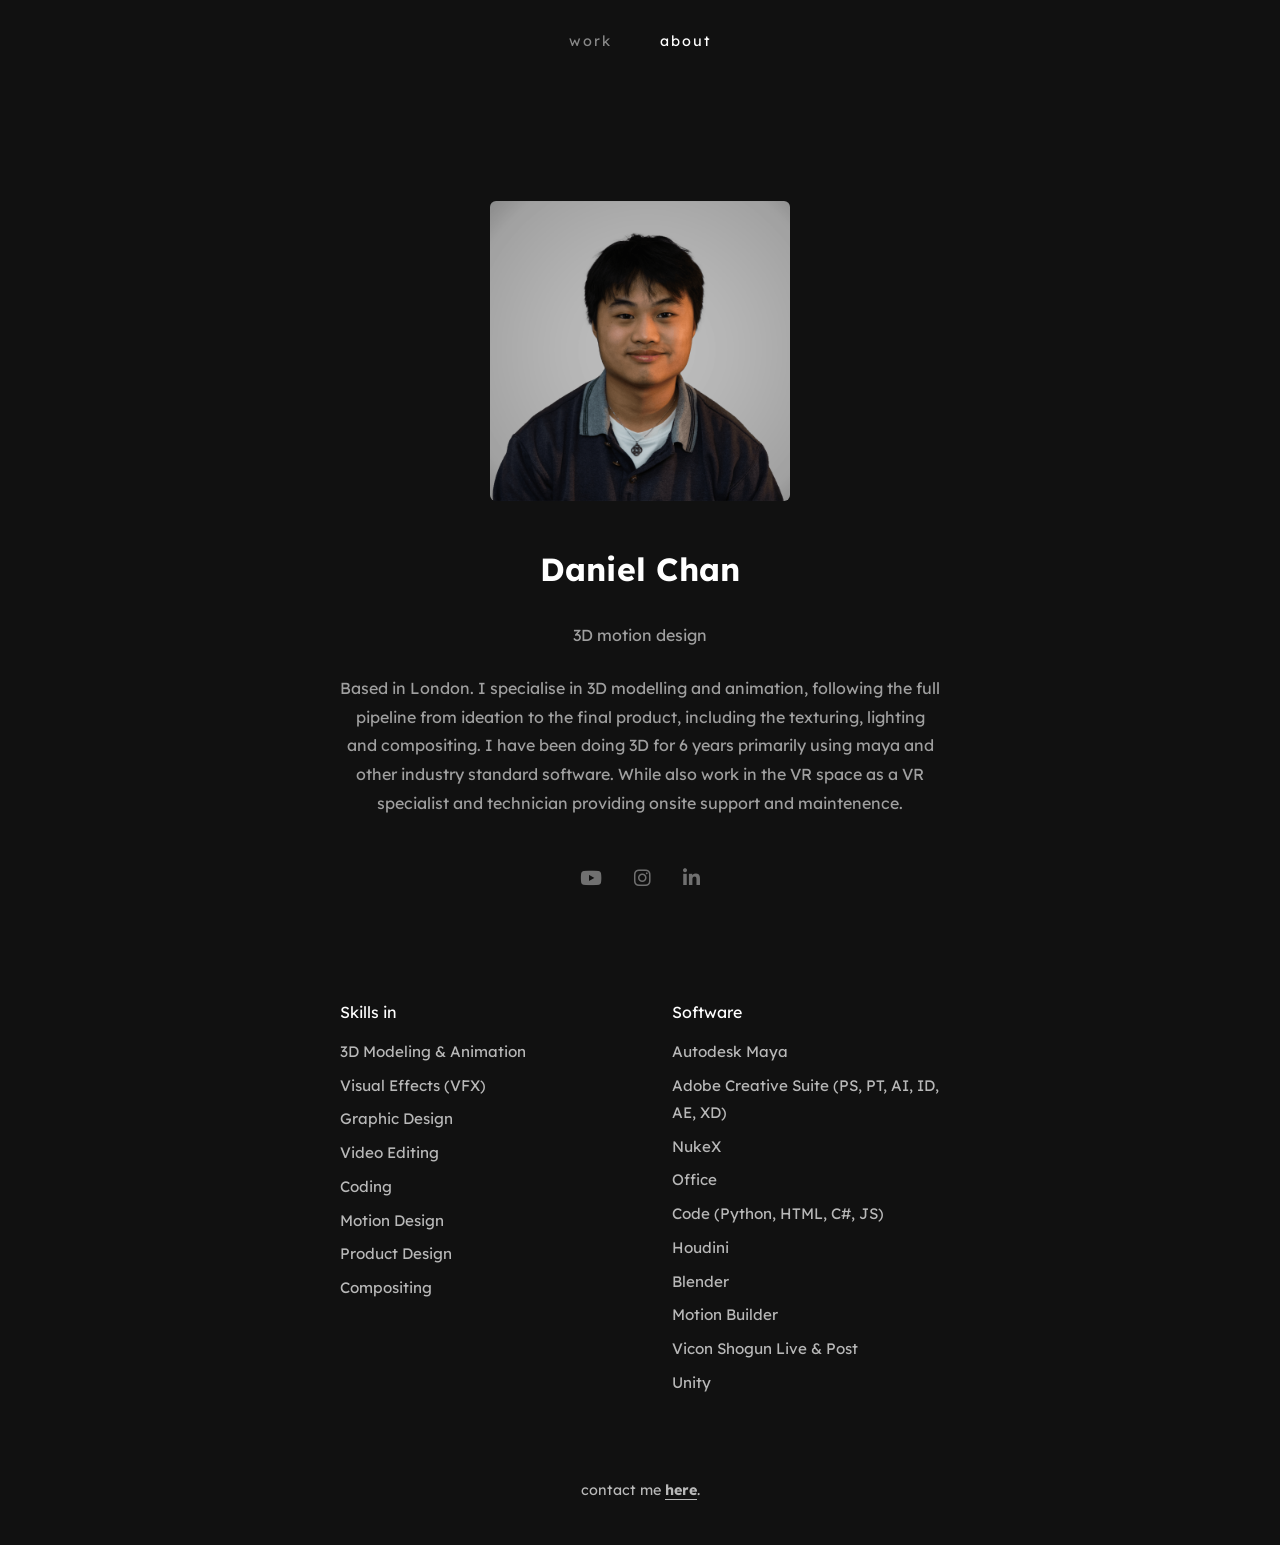
<file: about.html>
<!DOCTYPE html>
<html lang="en">
<head>
    <meta charset="UTF-8">
    <meta name="viewport" content="width=device-width, initial-scale=1.0">
    <title>Daniel Chan</title>
    <link href="https://fonts.googleapis.com/css2?family=Lexend+Deca:wght@100..900&display=swap" rel="stylesheet">
    <link rel="stylesheet" href="css/style.css">
    <link rel="stylesheet" href="https://cdnjs.cloudflare.com/ajax/libs/font-awesome/6.0.0/css/all.min.css">
</head>
<body class="about-page">
    <nav class="nav-menu">
        <a href="index.html" class="nav-link">work</a>
        <a href="about.html" class="nav-link active">about</a>
    </nav>

    <main class="about-content">
        <div class="profile-container fade-in">
            <img src="images/Headshot.png"class="profile-image">
        </div>
        <h1 class="fade-in">Daniel Chan</h1>
        <div class="bio fade-in-delayed">
            <p>3D motion design</p>
            <p>Based in London. I specialise in 3D modelling and animation, following the full pipeline from ideation to the final product, including the texturing, lighting and compositing. I have been doing 3D for 6 years primarily using maya and other industry standard software. While also work in the VR space as a VR specialist and technician providing onsite support and maintenence.</p>
        </div>
        
        <div class="social-links fade-in-delayed">
            <a href="https://youtube.com/@madebyiqilz" target="_blank">
                <i class="fa-brands fa-youtube"></i>
            </a>
            
            <a href="https://instagram.com/iqilz" target="_blank">
                <i class="fa-brands fa-instagram"></i>
            </a>
            
            <a href="https://www.linkedin.com/in/daniel-chan-090102297/" target="_blank">
                <i class="fa-brands fa-linkedin-in"></i>
            </a>
        </div>

    <section class="about-grid fade-in-delayed">
        <div class="column">
            <p>Skills in</p>
            <ul>
                <li>3D Modeling & Animation</li>
                <li>Visual Effects (VFX)</li>
                <li>Graphic Design</li>
                <li>Video Editing</li>
                <li>Coding</li>
                <li>Motion Design</li>
                <li>Product Design</li>
                <li>Compositing</li>
            </ul>
        </div>

        <div class="column">
            <p>Software</p>
            <ul>
                <li>Autodesk Maya</li>
                <li>Adobe Creative Suite (PS, PT, AI, ID, AE, XD)</li>
                <li>NukeX</li>
                <li>Office</li>
                <li>Code (Python, HTML, C#, JS)</li>
                <li>Houdini</li>
                <li>Blender</li>
                <li>Motion Builder</li>
                <li>Vicon Shogun Live & Post</li>
                <li>Unity</li>
            </ul>
        </div>
    </section>

    </main>

    <div class="cta fade-in-delayed">
      <p>
        contact me <a href="contact.html"><strong>here</strong></a>.
      </p>
    </div>
</body>
</html>
</file>
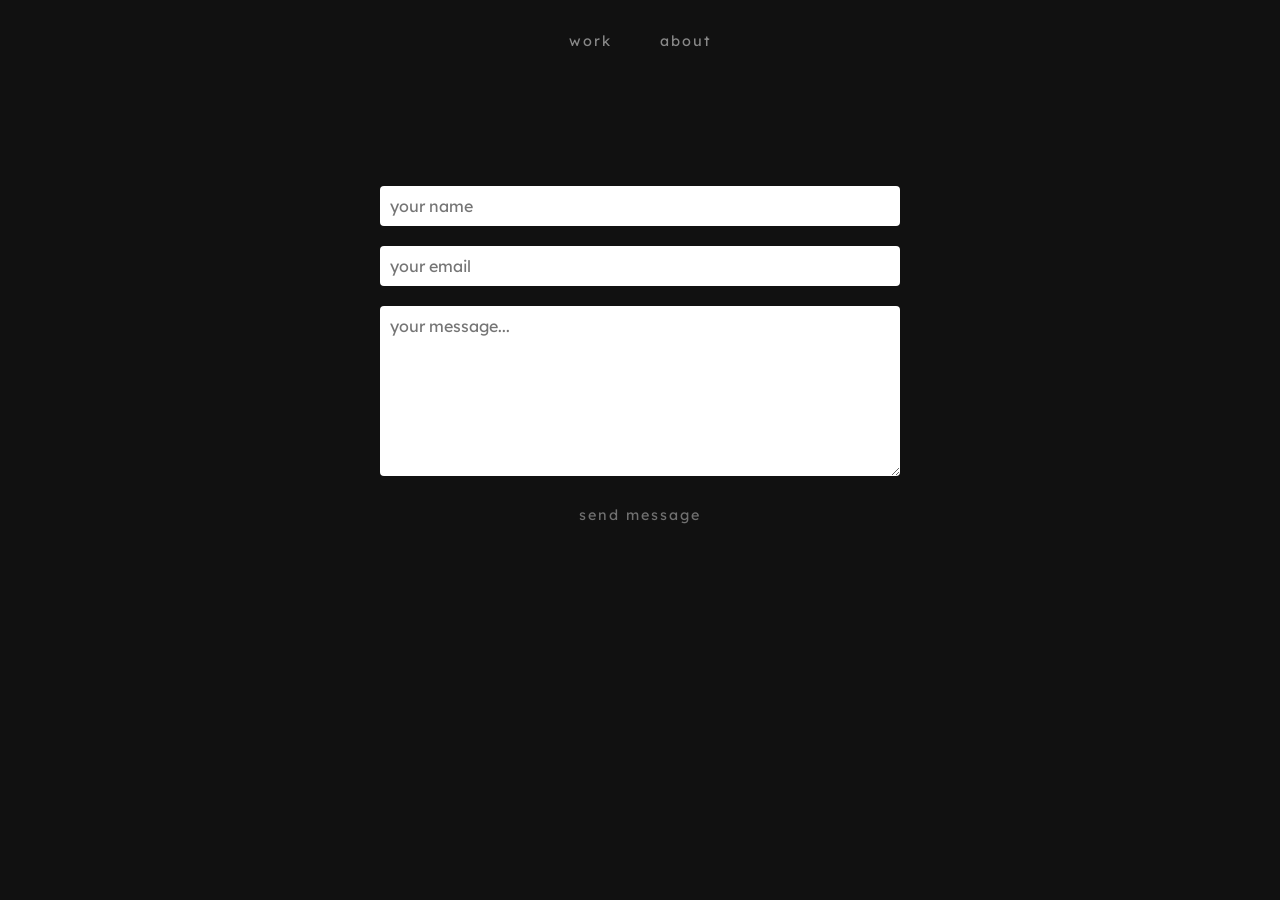
<file: contact.html>
<!DOCTYPE html>
<html lang="en">
<head>
    <meta charset="UTF-8">
    <meta name="viewport" content="width=device-width, initial-scale=1.0">
    <title>Daniel Chan</title>
    <link href="https://fonts.googleapis.com/css2?family=Lexend+Deca:wght@100..900&display=swap" rel="stylesheet">
    <link rel="stylesheet" href="css/style.css">
</head>
<body>
    <nav class="nav-menu">
        <a href="index.html" class="nav-link">work</a>
        <a href="about.html" class="nav-link">about</a>
    </nav>
  <main class="page-content">
        <form id="my-form" action="https://formspree.io/f/xgvkvyqb" method="POST">
            <input type="text" name="name" placeholder="your name" required>
            <input type="email" name="email" placeholder="your email" required>
            <textarea name="message" rows="5" placeholder="your message..." required></textarea>
            <button type="submit" id="my-form-button">send message</button>
            <p id="my-form-status"></p> 
        </form>
    </main>

    <script>
        var form = document.getElementById("my-form");
        
        async function handleSubmit(event) {
        event.preventDefault();
        var status = document.getElementById("my-form-status");
        var data = new FormData(event.target);
        fetch(event.target.action, {
            method: form.method,
            body: data,
            headers: {
                'Accept': 'application/json'
            }
        }).then(response => {
            if (response.ok) {
            status.innerHTML = "thanks! i'll get back to you soon";
            form.reset();
            document.getElementById("my-form-button").style.display = "none";
            } else {
            response.json().then(data => {
                if (Object.hasOwn(data, 'errors')) {
                status.innerHTML = data["errors"].map(error => error["message"]).join(", ");
                } else {
                status.innerHTML = "oops! there was a problem.";
                }
            })
            }
        }).catch(error => {
            status.innerHTML = "oops! there was a problem.";
        });
        }
        form.addEventListener("submit", handleSubmit)
    </script>

</body>
</html>
</file>
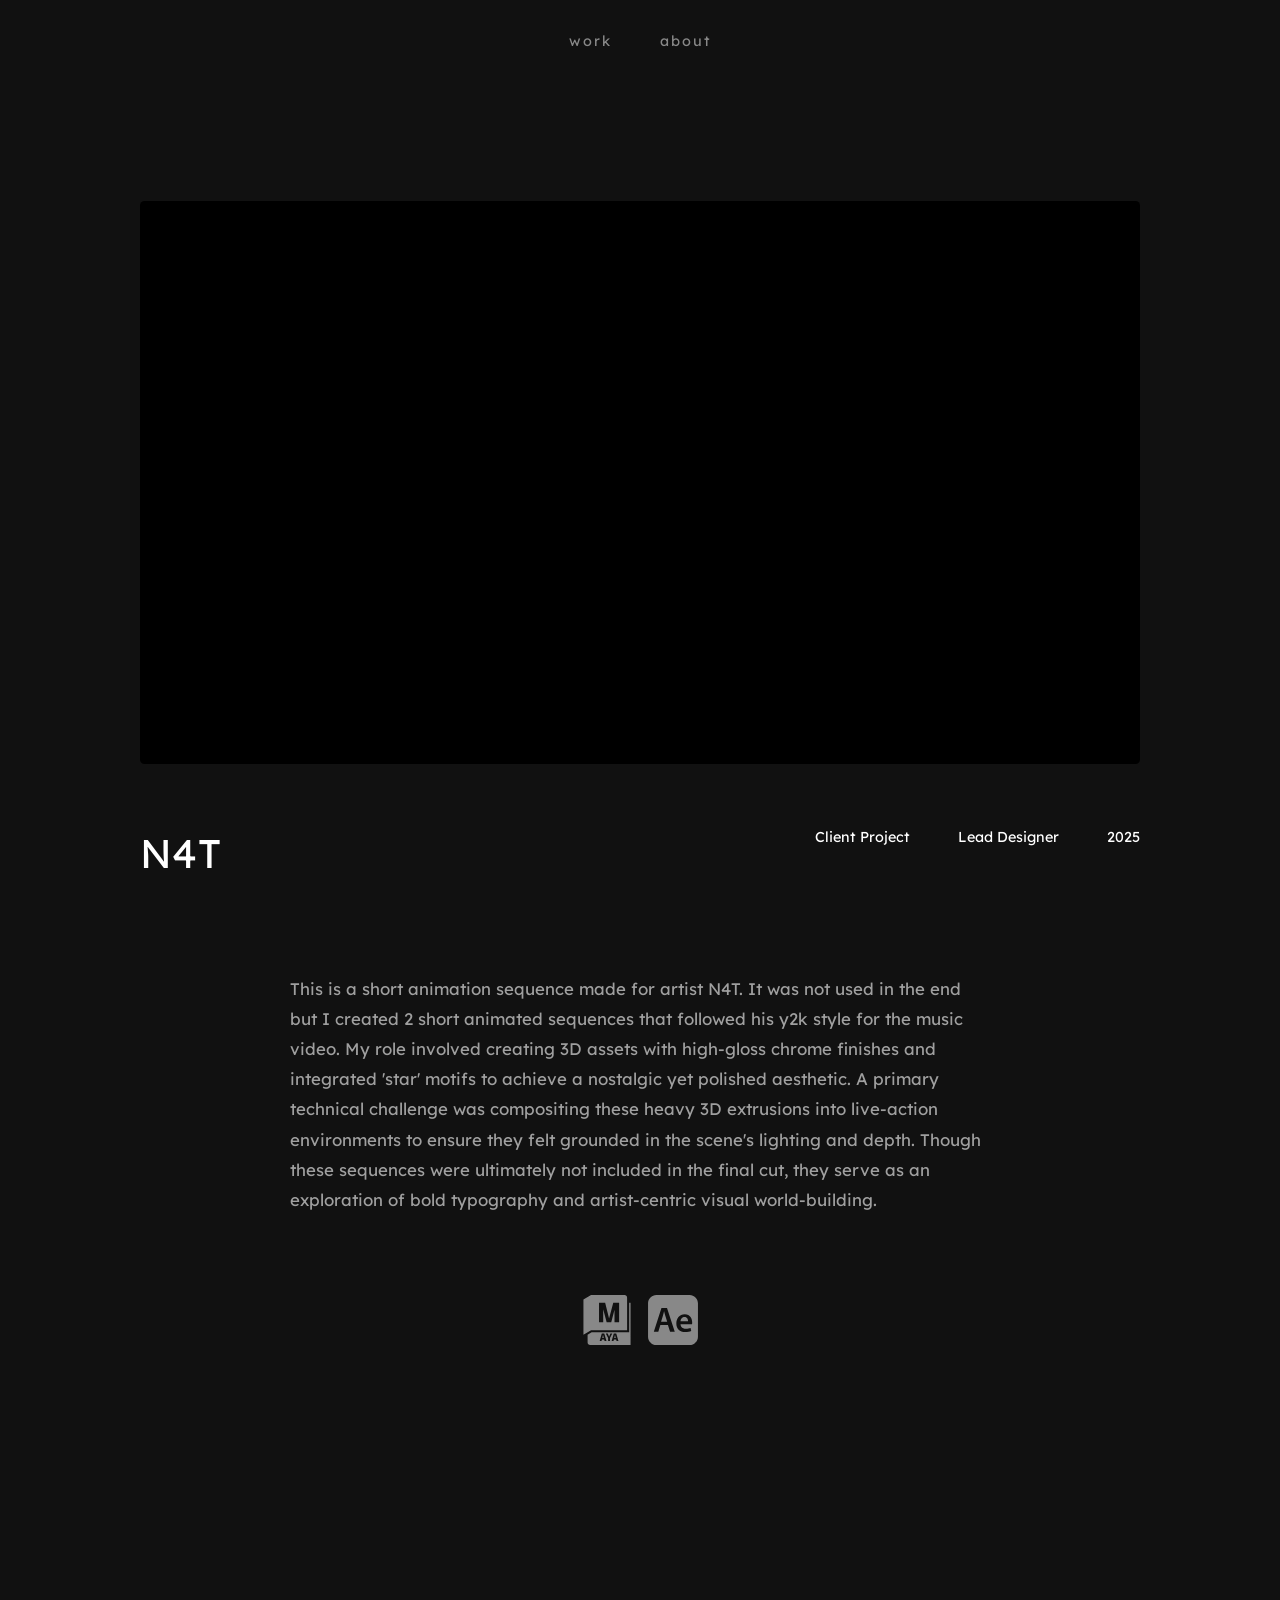
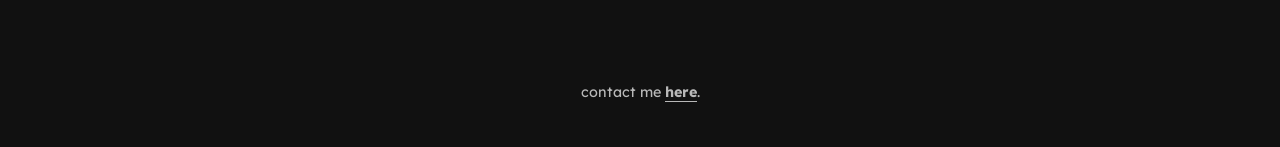
<file: pages/project-n4t.html>
<!DOCTYPE html>
<html lang="en">
<head>
    <meta charset="UTF-8">
    <meta name="viewport" content="width=device-width, initial-scale=1.0">
    <title>Daniel Chan</title>
    <link rel="preconnect" href="https://fonts.googleapis.com">
    <link rel="preconnect" href="https://fonts.gstatic.com" crossorigin>
    <link href="https://fonts.googleapis.com/css2?family=Lexend+Deca:wght@100..900&display=swap" rel="stylesheet">
    <link rel="stylesheet" href="../css/style.css">
</head>

<body class ="is-project-page">

    <nav class="nav-menu">
        <a href="../index.html" class="nav-link">work</a>
        <a href="../about.html" class="nav-link">about</a>
    </nav>

    <main class="project-container fade-in">
    <section class="project-hero">
        <div class="video-wrapper fade-in-delayed">
    <div class="video-container">
        <iframe 
            src="https://player.vimeo.com/video/1096286185?title=0&amp;byline=0&amp;portrait=0&amp;badge=0&amp;autopause=0&amp;player_id=0&amp;app_id=58479" 
            frameborder="0"
            allow="autoplay; fullscreen; picture-in-picture; encrypted-media"
            title="n4t">
        </iframe>
    </div>
</div>
    </section>

    <section class="project-header">
        <h1>N4T</h1>
        <div class="project-details">
            <div class="detail-item">
                <p>Client Project</p>
            </div>
            <div class="detail-item">
                <p>Lead Designer</p>
            </div>
            <div class="detail-item">
                <p>2025</p>
            </div>
        </div>
    </section>

    <section class="project-body">
        <div class="content-block">
            <p>This is a short animation sequence made for artist N4T. It was not used in the end but I created 2 short animated sequences that followed his y2k style for the music video. My role involved creating 3D assets with high-gloss chrome finishes and integrated 'star' motifs to achieve a nostalgic yet polished aesthetic. A primary technical challenge was compositing these heavy 3D extrusions into live-action environments to ensure they felt grounded in the scene's lighting and depth. Though these sequences were ultimately not included in the final cut, they serve as an exploration of bold typography and artist-centric visual world-building.</p>
        </div>
        
        <div class="software-list">
            <img src="../images/icon/maya icon.svg" alt="Maya" class="software-img">
            <img src="../images/icon/ae icon.svg" alt="After Effects" class="software-img">
        </div>

        <div class="project-gallery-grid">
            <video class="image" src="../video/SC-N4T/n4t_crop_1.mp4" autoplay muted loop playsinline></video>
            <video class="image" src="../video/SC-N4T/n4t_crop_2.mp4" autoplay muted loop playsinline></video>
        </div>
    </section>
</main>
    
    <div class="cta fade-in-delayed">
      <p>
        contact me <a href="../contact.html"><strong>here</strong></a>.
      </p>
    </div>

    <script src="../js/script.js"></script>
    </body>
</html>
</file>
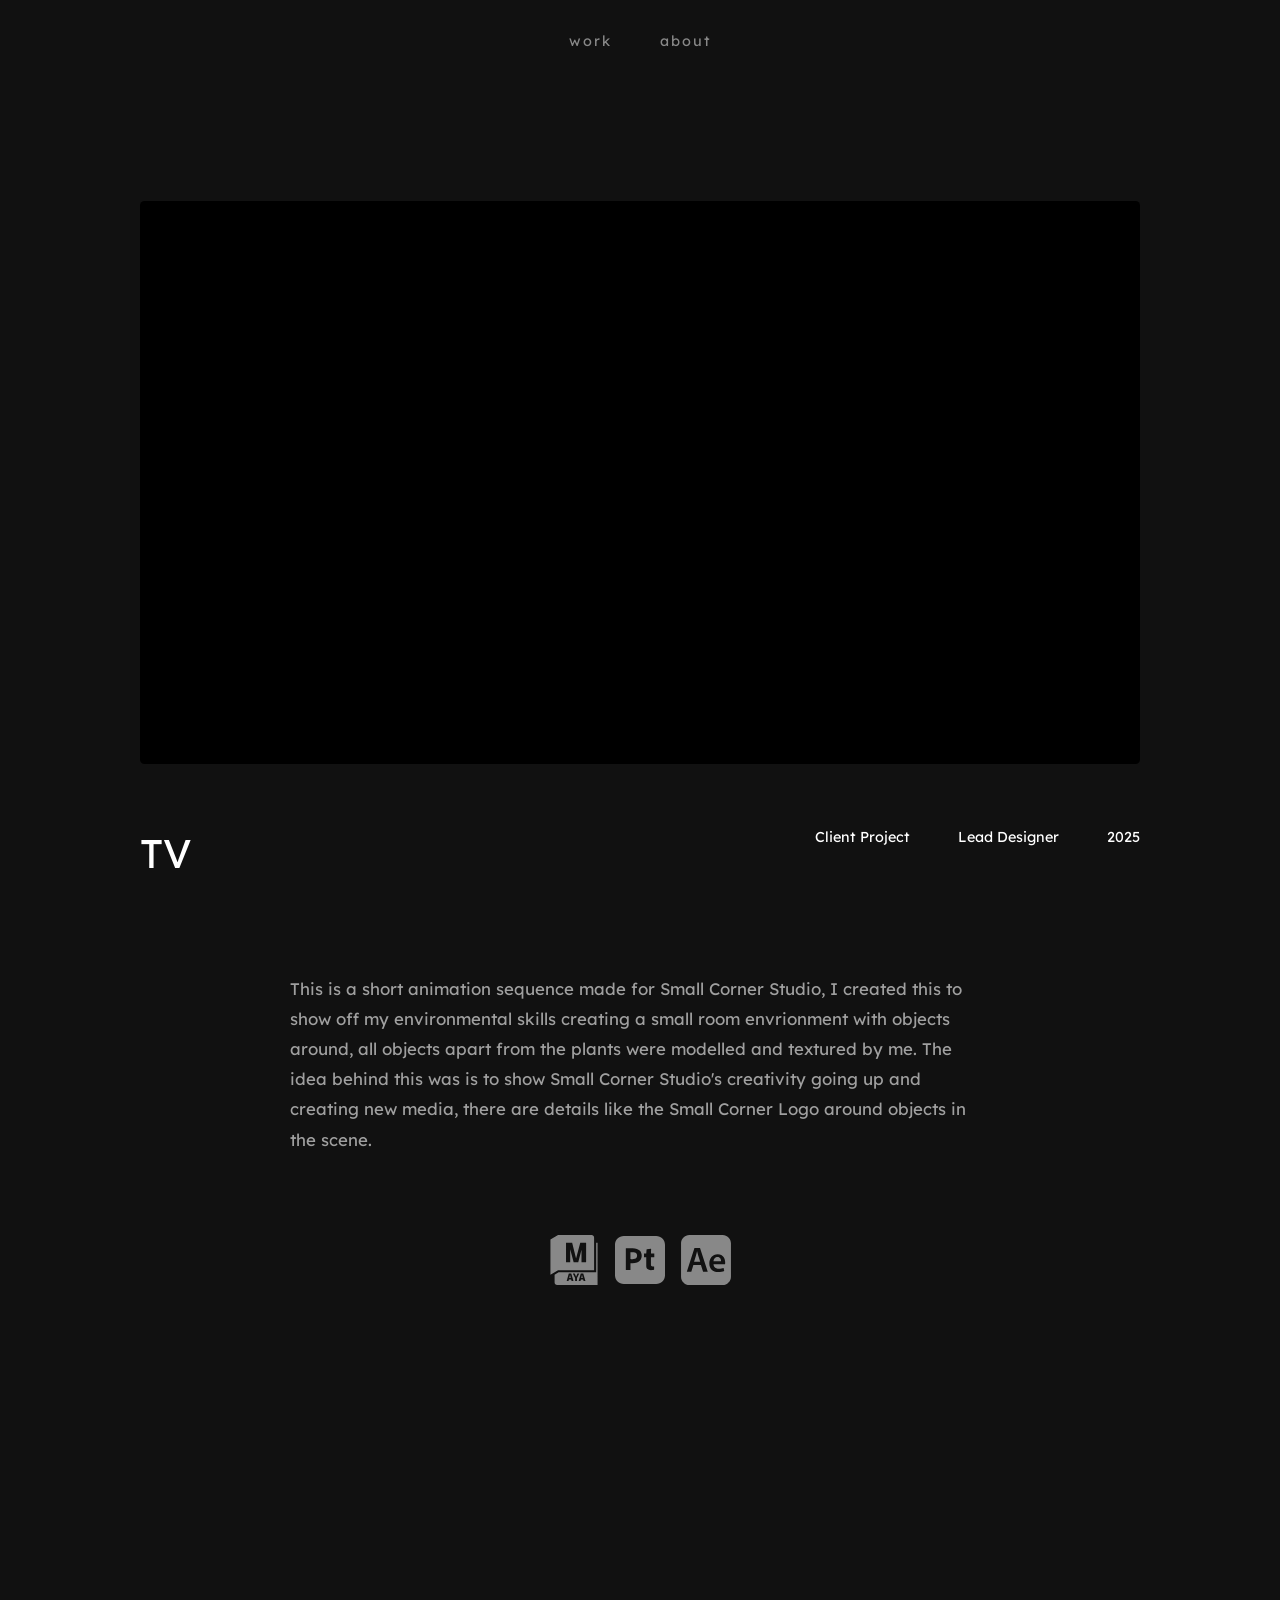
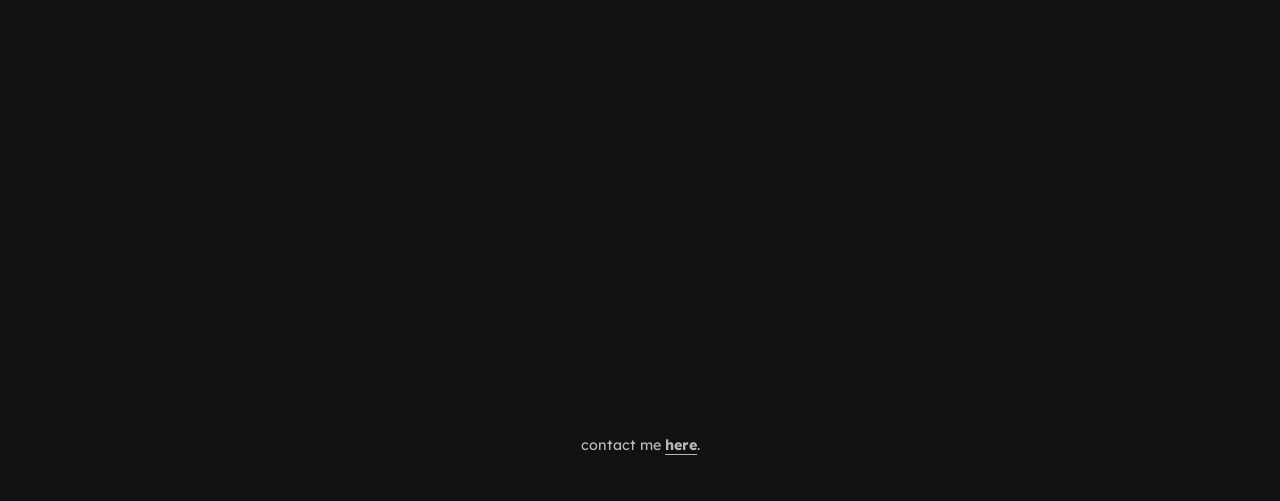
<file: pages/project-tv.html>
<!DOCTYPE html>
<html lang="en">
<head>
    <meta charset="UTF-8">
    <meta name="viewport" content="width=device-width, initial-scale=1.0">
    <title>Daniel Chan</title>
    <link rel="preconnect" href="https://fonts.googleapis.com">
    <link rel="preconnect" href="https://fonts.gstatic.com" crossorigin>
    <link href="https://fonts.googleapis.com/css2?family=Lexend+Deca:wght@100..900&display=swap" rel="stylesheet">
    <link rel="stylesheet" href="../css/style.css">
</head>

<body class ="is-project-page">

    <nav class="nav-menu">
        <a href="../index.html" class="nav-link">work</a>
        <a href="../about.html" class="nav-link">about</a>
    </nav>

    <main class="project-container fade-in">
    <section class="project-hero">
        <div class="video-wrapper fade-in-delayed">
    <div class="video-container">
        <iframe 
            src="https://player.vimeo.com/video/1096261651?title=0&amp;byline=0&amp;portrait=0&amp;badge=0&amp;autopause=0&amp;player_id=0&amp;app_id=58479" 
            frameborder="0" 
            allow="autoplay; fullscreen; picture-in-picture; encrypted-media" 
            title="Tv">
        </iframe>
    </div>
</div>
    </section>

    <section class="project-header">
        <h1>TV</h1>
        <div class="project-details">
            <div class="detail-item">
                <p>Client Project</p>
            </div>
            <div class="detail-item">
                <p>Lead Designer</p>
            </div>
            <div class="detail-item">
                <p>2025</p>
            </div>
        </div>
    </section>

    <section class="project-body">
        <div class="content-block">
            <p>This is a short animation sequence made for Small Corner Studio, I created this to show off my environmental skills creating a small room envrionment with objects around, all objects apart from the plants were modelled and textured by me. The idea behind this was is to show Small Corner Studio's creativity going up and creating new media, there are details like the Small Corner Logo around objects in the scene.</p>
        </div>
        
        <div class="software-list">
            <img src="../images/icon/maya icon.svg" alt="Maya" class="software-img">
            <img src="../images/icon/pt icon.svg" alt="Substance Painter" class="software-img">
            <img src="../images/icon/ae icon.svg" alt="After Effects" class="software-img">
        </div>

        <div class="project-gallery">
            <video class="image" src="../video/SC-TV/TV_BTS.mp4" autoplay muted loop playsinline></video>
        </div>
        <div class="project-gallery-grid">
            <video class="image" src="../video/SC-TV/Close_1.mp4" autoplay muted loop playsinline></video>
            <video class="image" src="../video/SC-TV/Close_2.mp4" autoplay muted loop playsinline></video>
        </div>
    </section>

</main>
    
    <div class="cta fade-in-delayed">
      <p>
        contact me <a href="../contact.html"><strong>here</strong></a>.
      </p>
    </div>

    <script src="../js/script.js"></script>
    </body>
</html>
</file>
<file: css/style.css>
/* GLOBAL STYLES */
body {
    height: 100vh;
    width: 100vw;
    font-family: 'Lexend Deca', sans-serif;
    background-color: #111111;
    margin: 0;
    overflow-x: hidden;
    overflow-y: auto;
}

body.is-project-page {
    overflow-y: auto;
    height: auto;
}

.project-page body {
    overflow-y: auto;
    height: auto;
}

/* NAVIGATION */
.nav-menu {
    position: relative;
    top: 2rem;
    left: 0;
    padding-bottom: 3rem;
    width: 100%;
    display: flex;
    justify-content: center;
    gap: 3rem;
    z-index: 1000;
    animation: fadeInup 0.8s ease-out forwards;
}

.nav-link {
    color: white;
    text-decoration: none;
    font-size: 0.9rem;
    letter-spacing: 2px;
    opacity: 0.5;
    transition: opacity 0.3s ease;
}

.nav-link:hover, .nav-link.active {
    opacity: 1;
}

/* MEDIA TRACK */
#media-track {
    display: flex;
    gap: 4vmin;
    position: absolute; 
    left: 50%; 
    top: 50%; 
    transform: translate(-10%, -50%);
    will-change: transform;
}

#media-track.fade-in {
    opacity: 0;
    animation: fadeInTrack 1.2s ease-out forwards;
    animation-delay: 0.2s;
}

#media-track a {
    display: contents;
    text-decoration: none;
}

#media-track .image {
    width: 40vmin;
    height: 56vmin;
    object-fit: cover;
    object-position: 50% center; 
    border-radius: 0.5vmin;
    user-select: none;
    cursor: pointer;
}

/* PROJECT LAYOUT */
.project-container {
    max-width: 1000px;
    margin: 15vh auto 10vh;
    padding: 0 40px;
}

.project-header {
    display: flex;
    justify-content: space-between;
    align-items: flex-start;
    margin-bottom: 6rem;
    flex-wrap: wrap;
    gap: 2rem;
}

.project-header h1 {
    margin: 0;
    font-weight: 400;
    font-size: 2.5rem;
    flex: 1;
    min-width: 300px;
}

.project-details {
    display: flex;
    gap: 3rem;
}

.detail-item span {
    display: block;
    text-transform: lowercase;
    font-size: 0.7rem;
    letter-spacing: 2px;
    opacity: 0.4;
    margin-bottom: 0.5rem;
}

.detail-item p {
    color: white;
    font-size: 0.9rem;
    margin: 0;
}

.project-body {
    max-width: 700px;
    margin: 0 auto;
}

.project-main-image {
    width: 100%;
    height: 70vh;
    object-fit: cover;
    border-radius: 0.5vmin;
    margin-bottom: 4rem;
}

.software-img {
    width: 50px;
    height: auto;
    opacity: 0.5;
    filter: invert(1); 
    transition: opacity 0.3s ease;
}

.software-list {
    display: flex;
    justify-content: center;
    align-items: center;
    gap: 1rem;
    margin: 2rem 0;
    width: 100%;
}

/* CONTENT BLOCKS */
.content-block {
    margin-bottom: 5rem;
}

.content-block h2 {
    color: white;
    font-size: 1rem;
    letter-spacing: 1px;
    margin-bottom: 1.5rem;
    font-weight: 500;
}

.content-block p {
    color: white;
    opacity: 0.6;
    line-height: 1.8;
    font-size: 1.05rem;
}

/* VIDEO & GALLERY */
.video-wrapper {
    width: 100%;
    max-width: 1000px;
    margin: 4rem auto;
}

.video-container {
    position: relative;
    padding-bottom: 56.25%;
    height: 0;
    overflow: hidden;
    border-radius: 0.5vmin;
    background: #000;
}

.video-container iframe {
    position: absolute;
    top: 0;
    left: 0;
    width: 100%;
    height: 100%;
    border: 0;
}

.project-gallery {
    margin: 4rem 0;
}

.gallery-img {
    width: 100%;
    border-radius: 0.5vmin;
    margin-bottom: 2rem;
}

.project-gallery .image {
    width: 100%;
    height: auto;
    max-height: 80vh;
    object-fit: cover;
    border-radius: 0.5vmin;
    margin: 2rem 0;
    display: block;
}

.project-gallery-grid {
    display: flex;
    flex-wrap: wrap;
    gap: 1.5rem;
    margin: 4rem 0;
    width: 100%;
}

.project-gallery-grid .image {
    flex: 1;
    min-width: 250px;
    width: 100%;
    height: auto;
    object-fit: cover;
    border-radius: 0.5vmin;
}

/* ABOUT PAGE */
.about-content {
    max-width: 600px;
    margin: 15vh auto 0;
    padding: 0 20px;
    text-align: center;
}

h1 {
    font-size: 2rem;
    color: white;
    letter-spacing: 0.25px;
    margin-bottom: 2rem;
}

.bio p {
    color: white;
    opacity: 0.6;
    line-height: 1.8;
    font-size: 1rem;
    margin-bottom: 1.5rem;
}

.profile-container {
    display: flex;
    justify-content: center;
    margin-bottom: 3rem;
}

.profile-image {
    width: 300px;
    height: 300px;
    object-fit: cover;
    border-radius: 2%;
}

.about-grid {
    display: grid;
    grid-template-columns: 1fr 1fr; 
    gap: 4rem;
    max-width: 800px;
    margin: 6rem auto 4rem;
    text-align: left;
    color: white;
}

.column h3 {
    font-size: 0.8rem;
    text-transform: lowercase;
    letter-spacing: 2px;
    opacity: 0.4;
    margin-bottom: 1.5rem;
    font-weight: 500;
}

.column ul {
    list-style: none;
    padding: 0;
    margin: 0;
}

.column li {
    color: white;
    opacity: 0.7;
    font-size: 0.95rem;
    line-height: 1.8;
    margin-bottom: 0.4rem;
}

/* CONTACT FORM */
form {
  max-width: 550px;
  width: 100%;
  margin: 100px auto 30px auto; 
  padding: 10px 0;
  border-radius: 8px;
  display: flex;
  flex-direction: column;
  align-items: center;
  flex-shrink: 0;
  animation: fadeInUp 0.8s ease-out forwards;
  animation-delay: 0.2s;
  opacity: 0;
}

input, textarea, button {
  font-family: 'Lexend Deca', sans-serif;
  width: 100%;
  max-width: 500px;
  padding: 10px;
  margin: 10px 0;
  border: none;
  border-radius: 4px;
  font-size: 1em;
}

textarea {
  resize: vertical;
  min-height: 150px;
}

button {
    font-family: 'Lexend Deca', sans-serif;
    background: none;
    border: none;
    padding: 0;
    cursor: pointer;
    color: white;
    font-size: 0.9rem;
    letter-spacing: 2px;
    text-transform: lowercase;
    opacity: 0.4;
    transition: opacity 0.3s ease;
    align-self: center;
    margin-top: 20px;
}

button:hover {
    opacity: 1;
    background: none;
    color: white;
}

#my-form-status {
    font-family: 'Lexend Deca', sans-serif;
    font-size: 0.8rem;
    color: white;
    opacity: 0.6;
    margin-top: 20px;
    letter-spacing: 1px;
    text-transform: lowercase;
    animation: fadeInUp 0.5s ease-out forwards;
}

/* FOOTER & SOCIALS */
.social-links {
    margin-top: 3rem;
    display: flex;
    justify-content: center;
    gap: 2rem;
}

.social-links a {
    color: white;
    font-size: 1.2rem;
    opacity: 0.4;
    transition: opacity 0.3s ease, transform 0.3s ease;
}

.social-links a:hover {
    opacity: 1;
}

.cta {
    position: relative;
    margin-top: 4rem;
    padding-bottom: 2rem;
    width: 100%;
    display: flex;
    justify-content: center;
    z-index: 1000;
    pointer-events: auto;
}

.cta p {
    color: white;
    font-size: 0.9rem;
    opacity: 0.7;
}

.cta a {
    color: white;
    text-decoration: none;
    border-bottom: 1px solid white;
}

/* ANIMATIONS */
.fade-in {
    animation: fadeInUp 0.8s ease-out forwards;
}

.fade-in-delayed {
    opacity: 0;
    animation: fadeInUp 0.8s ease-out forwards;
    animation-delay: 0.3s;
}

@keyframes fadeInUp {
    from {
        opacity: 0;
        transform: translateY(10px);
    }
    to {
        opacity: 1;
        transform: translateY(0);
    }
}

@keyframes fadeInTrack {
    from {
        opacity: 0;
        transform: translate(-10%, -48%);
    }
    to {
        opacity: 1;
        transform: translate(-10%, -50%);
    }
}

/* MEDIA QUERIES */
@media (max-width: 600px) {
    .about-grid {
        grid-template-columns: 1fr;
        gap: 2.5rem;
        padding-left: 10%;
    }
}

/* FOR MOBILE */
@media (max-width: 768px) {
    html:has(#home-page), #home-page {
        height: 100vh !important;
        width: 100vw !important;
        overflow: hidden !important;
        position: fixed;
    }

    #media-track {
        position: absolute;
        display: flex;
        overflow-x: auto !important;
        overflow-y: hidden !important;
        -webkit-overflow-scrolling: touch;
        width: 100vw;
        height: 60vmin;
        left: 0 !important;
        top: 50%;
        transform: translateY(-50%) !important;
        padding-left: 10vw;
        padding-right: 10vw;
    }
    
    @keyframes fadeInTrack {
        from {
            opacity: 0;
            transform: translateY(-48%);
        }
        to {
            opacity: 1;
            transform: translateY(-50%);
        }
    }
}
</file>
